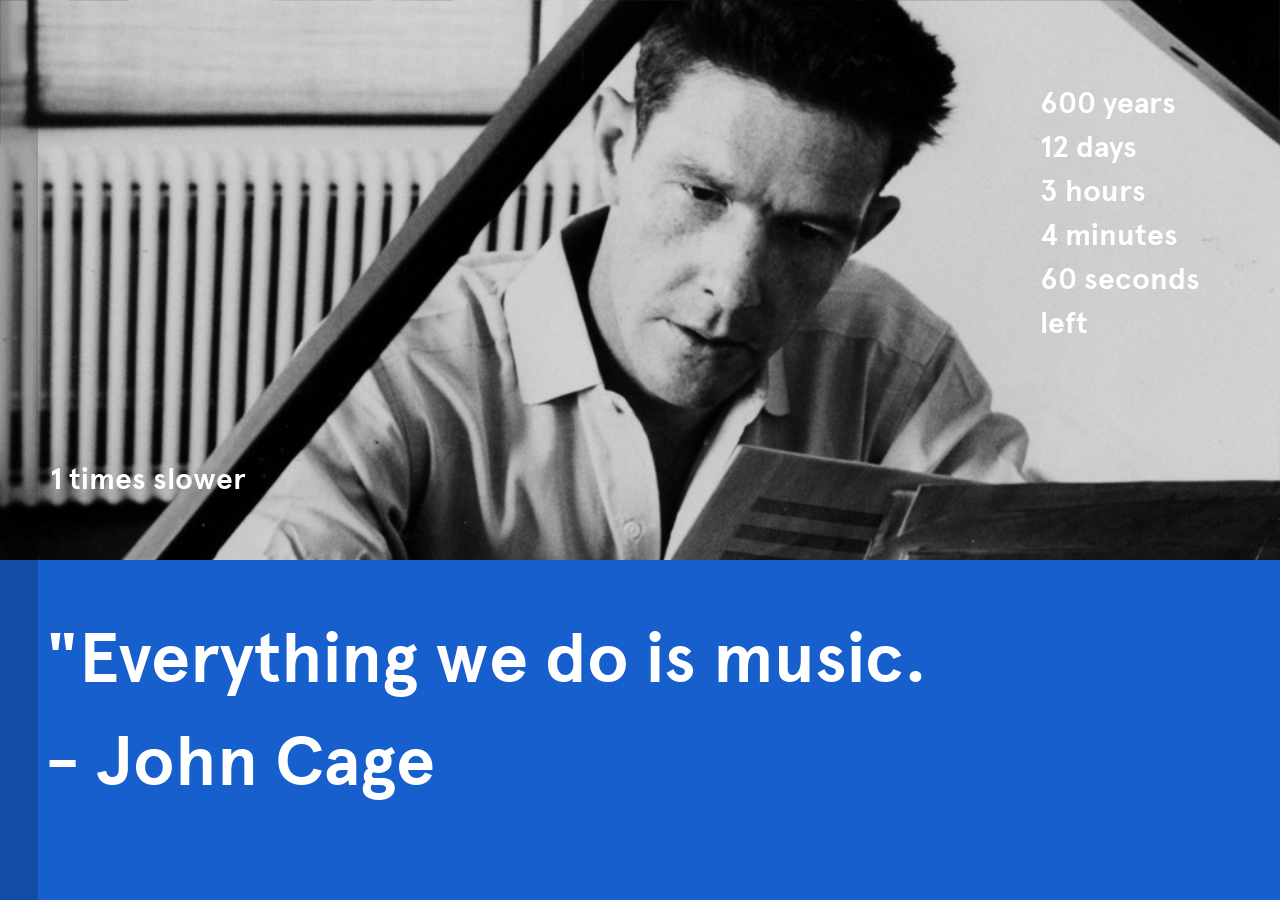
<file: index.html>
<!DOCTYPE html PUBLIC "-//W3C//DTD XHTML 1.0 Transitional//EN" "http://www.w3.org/TR/xhtml1/DTD/xhtml1-transitional.dtd">
<html xmlns = "http://www.w3.org/1999/xhtml">
<head>
  <!--Midi-->
  <script src="./aslsp-midi.json" type="text/javascript"></script> 
  <!--Midi.js-->
  <script src="./js/MIDI/audioDetect.js" type="text/javascript"></script>
  <script src="./js/MIDI/loadPlugin.js" type="text/javascript"></script>
  <script src="./js/MIDI/Plugin.js" type="text/javascript"></script>
  <script src="./js/MIDI/Player.js" type="text/javascript"></script>
  <script src="./js/Window/DOMLoader.XMLHttp.js" type="text/javascript"></script>
  <script src="./js/Window/DOMLoader.script.js" type="text/javascript"></script>
  <!-- base64 packages -->
  <script src="./inc/Polyfill/Base64.js" type="text/javascript"></script>
  <script src="./inc/base64binary.js" type="text/javascript"></script>
  <!--jQuery for Spark.js-->
  <script src="http://cdnjs.cloudflare.com/ajax/libs/jquery/1.9.0/jquery.min.js"></script>
  <script>!window.jQuery && document.write(unescape('%3Cscript src="js/libs/jquery-1.4.2.js"%3E%3C/script%3E'))</script>

  <!--Custom-->
  <script src="./asap.js" type="text/javascript"></script>
  <script src="./events.js" type="text/javascript"></script>
  <script src="./asap-sound.js" type="text/javascript"></script>
  <link rel="stylesheet" href="font/stylesheet.css" type="text/css" charset="utf-8" />
  <link rel="stylesheet" href="css/stylesheet.css" type="text/css" charset="utf-8" />
  <style type="text/css">
    body{
      font-family: 'apercu_probold';
    }
  </style>
</head>
<body>
  <div class="timeslider"><input id="rangeslider" value="1" type="range"/></div>
  <div class="timeleft">
    600 years</br>
    12 days</br>
    3 hours</br>
    4 minutes</br>
    60 seconds</br>
    left
  </div>
  <div class="timeborder"></div>
  <div class="cagequote">"Everything we do is music.</br>- John Cage</div>
  <div class="timesslower"><span>1</span> times slower</div>
</body>
</html>
</file>
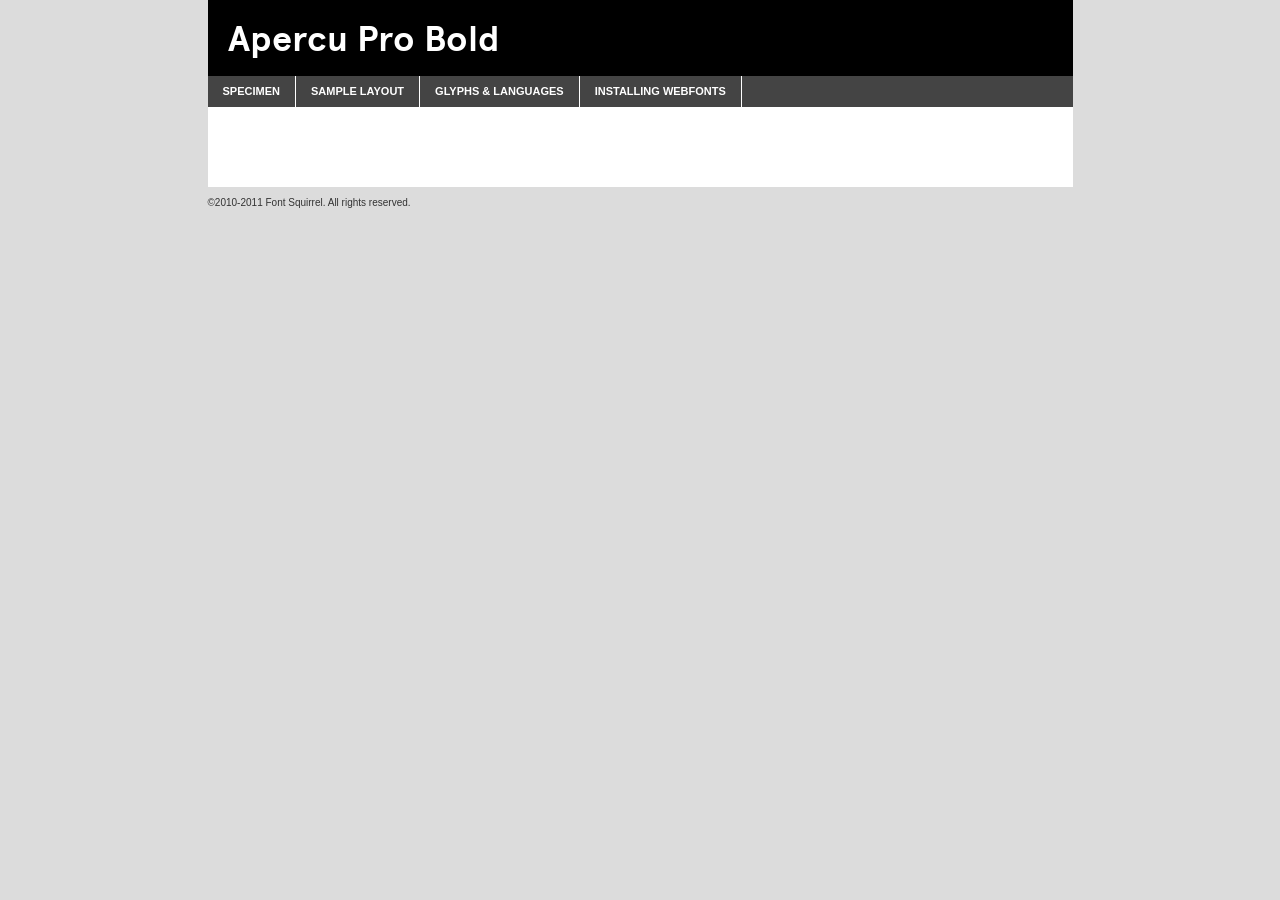
<file: font/apercupro-bold-demo.html>
<!DOCTYPE html PUBLIC "-//W3C//DTD XHTML 1.0 Transitional//EN"
	"http://www.w3.org/TR/xhtml1/DTD/xhtml1-transitional.dtd">

<html xmlns="http://www.w3.org/1999/xhtml" xml:lang="en" lang="en">
<head>
	<meta http-equiv="Content-Type" content="text/html; charset=utf-8" />
	<script src="http://ajax.googleapis.com/ajax/libs/jquery/1.7.2/jquery.min.js" type="text/javascript" charset="utf-8"></script>
	<script src="specimen_files/easytabs.js" type="text/javascript" charset="utf-8"></script>
	<link rel="stylesheet" href="specimen_files/specimen_stylesheet.css" type="text/css" charset="utf-8" />
	<link rel="stylesheet" href="stylesheet.css" type="text/css" charset="utf-8" />

	<style type="text/css">
					body{
				font-family: 'apercu_probold';
							}
		</style>

	<title>Apercu Pro Bold Specimen</title>
	
	
	<script type="text/javascript" charset="utf-8">
		$(document).ready(function() {
			$('#container').easyTabs({defaultContent:1});
		});
	</script>
</head>

<body>
<div id="container">
	<div id="header">
		Apercu Pro Bold	</div>
	<ul class="tabs">
		<li><a href="#specimen">Specimen</a></li>
		<li><a href="#layout">Sample Layout</a></li>
				<li><a href="#glyphs">Glyphs &amp; Languages</a></li>
		<li><a href="#installing">Installing Webfonts</a></li>
		
	</ul>
	
	<div id="main_content">

		
			<div id="specimen">
		
				<div class="section">
					<div class="grid12 firstcol">
						<div class="huge">AaBb</div>
					</div>
				</div>
		
				<div class="section">
					<div class="glyph_range">A&#x200B;B&#x200b;C&#x200b;D&#x200b;E&#x200b;F&#x200b;G&#x200b;H&#x200b;I&#x200b;J&#x200b;K&#x200b;L&#x200b;M&#x200b;N&#x200b;O&#x200b;P&#x200b;Q&#x200b;R&#x200b;S&#x200b;T&#x200b;U&#x200b;V&#x200b;W&#x200b;X&#x200b;Y&#x200b;Z&#x200b;a&#x200b;b&#x200b;c&#x200b;d&#x200b;e&#x200b;f&#x200b;g&#x200b;h&#x200b;i&#x200b;j&#x200b;k&#x200b;l&#x200b;m&#x200b;n&#x200b;o&#x200b;p&#x200b;q&#x200b;r&#x200b;s&#x200b;t&#x200b;u&#x200b;v&#x200b;w&#x200b;x&#x200b;y&#x200b;z&#x200b;1&#x200b;2&#x200b;3&#x200b;4&#x200b;5&#x200b;6&#x200b;7&#x200b;8&#x200b;9&#x200b;0&#x200b;&amp;&#x200b;.&#x200b;,&#x200b;?&#x200b;!&#x200b;&#64;&#x200b;(&#x200b;)&#x200b;#&#x200b;$&#x200b;%&#x200b;*&#x200b;+&#x200b;-&#x200b;=&#x200b;:&#x200b;;</div>
				</div>
				<div class="section">
					<div class="grid12 firstcol">
						<table class="sample_table">
							<tr><td>10</td><td class="size10">abcdefghijklmnopqrstuvwxyzABCDEFGHIJKLMNOPQRSTUVWXYZ0123456789abcdefghijklmnopqrstuvwxyzABCDEFGHIJKLMNOPQRSTUVWXYZ0123456789abcdefghijklmnopqrstuvwxyzABCDEFGHIJKLMNOPQRSTUVWXYZ</td></tr>
							<tr><td>11</td><td class="size11">abcdefghijklmnopqrstuvwxyzABCDEFGHIJKLMNOPQRSTUVWXYZ0123456789abcdefghijklmnopqrstuvwxyzABCDEFGHIJKLMNOPQRSTUVWXYZ0123456789abcdefghijklmnopqrstuvwxyzABCDEFGHIJKLMNOPQRSTUVWXYZ</td></tr>
							<tr><td>12</td><td class="size12">abcdefghijklmnopqrstuvwxyzABCDEFGHIJKLMNOPQRSTUVWXYZ0123456789abcdefghijklmnopqrstuvwxyzABCDEFGHIJKLMNOPQRSTUVWXYZ0123456789abcdefghijklmnopqrstuvwxyzABCDEFGHIJKLMNOPQRSTUVWXYZ</td></tr>
							<tr><td>13</td><td class="size13">abcdefghijklmnopqrstuvwxyzABCDEFGHIJKLMNOPQRSTUVWXYZ0123456789abcdefghijklmnopqrstuvwxyzABCDEFGHIJKLMNOPQRSTUVWXYZ0123456789abcdefghijklmnopqrstuvwxyzABCDEFGHIJKLMNOPQRSTUVWXYZ</td></tr>
							<tr><td>14</td><td class="size14">abcdefghijklmnopqrstuvwxyzABCDEFGHIJKLMNOPQRSTUVWXYZ0123456789abcdefghijklmnopqrstuvwxyzABCDEFGHIJKLMNOPQRSTUVWXYZ0123456789abcdefghijklmnopqrstuvwxyzABCDEFGHIJKLMNOPQRSTUVWXYZ</td></tr>
							<tr><td>16</td><td class="size16">abcdefghijklmnopqrstuvwxyzABCDEFGHIJKLMNOPQRSTUVWXYZ0123456789abcdefghijklmnopqrstuvwxyzABCDEFGHIJKLMNOPQRSTUVWXYZ</td></tr>
							<tr><td>18</td><td class="size18">abcdefghijklmnopqrstuvwxyzABCDEFGHIJKLMNOPQRSTUVWXYZ0123456789abcdefghijklmnopqrstuvwxyzABCDEFGHIJKLMNOPQRSTUVWXYZ</td></tr>
							<tr><td>20</td><td class="size20">abcdefghijklmnopqrstuvwxyzABCDEFGHIJKLMNOPQRSTUVWXYZ0123456789abcdefghijklmnopqrstuvwxyzABCDEFGHIJKLMNOPQRSTUVWXYZ</td></tr>
							<tr><td>24</td><td class="size24">abcdefghijklmnopqrstuvwxyzABCDEFGHIJKLMNOPQRSTUVWXYZ0123456789abcdefghijklmnopqrstuvwxyzABCDEFGHIJKLMNOPQRSTUVWXYZ</td></tr>
							<tr><td>30</td><td class="size30">abcdefghijklmnopqrstuvwxyzABCDEFGHIJKLMNOPQRSTUVWXYZ0123456789abcdefghijklmnopqrstuvwxyzABCDEFGHIJKLMNOPQRSTUVWXYZ</td></tr>
							<tr><td>36</td><td class="size36">abcdefghijklmnopqrstuvwxyzABCDEFGHIJKLMNOPQRSTUVWXYZ0123456789abcdefghijklmnopqrstuvwxyzABCDEFGHIJKLMNOPQRSTUVWXYZ</td></tr>
							<tr><td>48</td><td class="size48">abcdefghijklmnopqrstuvwxyzABCDEFGHIJKLMNOPQRSTUVWXYZ0123456789abcdefghijklmnopqrstuvwxyzABCDEFGHIJKLMNOPQRSTUVWXYZ</td></tr>
							<tr><td>60</td><td class="size60">abcdefghijklmnopqrstuvwxyzABCDEFGHIJKLMNOPQRSTUVWXYZ0123456789abcdefghijklmnopqrstuvwxyzABCDEFGHIJKLMNOPQRSTUVWXYZ</td></tr>
							<tr><td>72</td><td class="size72">abcdefghijklmnopqrstuvwxyzABCDEFGHIJKLMNOPQRSTUVWXYZ0123456789abcdefghijklmnopqrstuvwxyzABCDEFGHIJKLMNOPQRSTUVWXYZ</td></tr>
							<tr><td>90</td><td class="size90">abcdefghijklmnopqrstuvwxyzABCDEFGHIJKLMNOPQRSTUVWXYZ0123456789abcdefghijklmnopqrstuvwxyzABCDEFGHIJKLMNOPQRSTUVWXYZ</td></tr>
						</table>
				
					</div>
			
				</div>
		
		
		
								<div class="section" id="bodycomparison">


										<div id="xheight">
				<div class="fontbody">&#xE000;&#xE000;&#xE000;&#xE000;&#xE000;&#xE000;&#xE000;&#xE000;&#xE000;&#xE000;&#xE000;&#xE000;&#xE000;&#xE000;&#xE000;&#xE000;&#xE000;&#xE000;&#xE000;&#xE000;&#xE000;&#xE000;&#xE000;&#xE000;&#xE000;&#xE000;&#xE000;&#xE000;&#xE000;&#xE000;&#xE000;&#xE000;&#xE000;&#xE000;&#xE000;&#xE000;&#xE000;&#xE000;&#xE000;&#xE000;&#xE000;&#xE000;&#xE000;&#xE000;&#xE000;&#xE000;&#xE000;&#xE000;&#xE000;&#xE000;&#xE000;&#xE000;&#xE000;&#xE000;&#xE000;&#xE000;&#xE000;&#xE000;&#xE000;&#xE000;&#xE000;&#xE000;&#xE000;&#xE000;&#xE000;&#xE000;&#xE000;&#xE000;&#xE000;&#xE000;&#xE000;&#xE000;&#xE000;&#xE000;&#xE000;&#xE000;&#xE000;&#xE000;&#xE000;&#xE000;&#xE000;&#xE000;&#xE000;&#xE000;&#xE000;&#xE000;&#xE000;&#xE000;&#xE000;&#xE000;&#xE000;&#xE000;&#xE000;&#xE000;&#xE000;&#xE000;&#xE000;&#xE000;&#xE000;body</div><div class="arialbody">body</div><div class="verdanabody">body</div><div class="georgiabody">body</div></div>
										<div class="fontbody" style="z-index:1">
											body<span>Apercu Pro Bold</span>
										</div>
										<div class="arialbody" style="z-index:1">
											body<span>Arial</span>
										</div>
										<div class="verdanabody" style="z-index:1">
											body<span>Verdana</span>
										</div>
										<div class="georgiabody" style="z-index:1">
											body<span>Georgia</span>
										</div>



								</div>
		
		
				<div class="section psample psample_row1" id="">
					
					<div class="grid2 firstcol">
						<p class="size10"><span>10.</span>Aenean lacinia bibendum nulla sed consectetur. Fusce dapibus, tellus ac cursus commodo, tortor mauris condimentum nibh, ut fermentum massa justo sit amet risus. Nullam id dolor id nibh ultricies vehicula ut id elit. Cum sociis natoque penatibus et magnis dis parturient montes, nascetur ridiculus mus. Nulla vitae elit libero, a pharetra augue.</p>
			
					</div>
					<div class="grid3">
						<p class="size11"><span>11.</span>Aenean lacinia bibendum nulla sed consectetur. Fusce dapibus, tellus ac cursus commodo, tortor mauris condimentum nibh, ut fermentum massa justo sit amet risus. Nullam id dolor id nibh ultricies vehicula ut id elit. Cum sociis natoque penatibus et magnis dis parturient montes, nascetur ridiculus mus. Nulla vitae elit libero, a pharetra augue.</p>
			
					</div>
					<div class="grid3">
						<p class="size12"><span>12.</span>Aenean lacinia bibendum nulla sed consectetur. Fusce dapibus, tellus ac cursus commodo, tortor mauris condimentum nibh, ut fermentum massa justo sit amet risus. Nullam id dolor id nibh ultricies vehicula ut id elit. Cum sociis natoque penatibus et magnis dis parturient montes, nascetur ridiculus mus. Nulla vitae elit libero, a pharetra augue.</p>
			
					</div>
					<div class="grid4">
						<p class="size13"><span>13.</span>Aenean lacinia bibendum nulla sed consectetur. Fusce dapibus, tellus ac cursus commodo, tortor mauris condimentum nibh, ut fermentum massa justo sit amet risus. Nullam id dolor id nibh ultricies vehicula ut id elit. Cum sociis natoque penatibus et magnis dis parturient montes, nascetur ridiculus mus. Nulla vitae elit libero, a pharetra augue.</p>
			
					</div>
					<div class="white_blend"></div>
					
				</div>
				<div class="section psample psample_row2" id="">
					<div class="grid3 firstcol">
						<p class="size14"><span>14.</span>Aenean lacinia bibendum nulla sed consectetur. Fusce dapibus, tellus ac cursus commodo, tortor mauris condimentum nibh, ut fermentum massa justo sit amet risus. Nullam id dolor id nibh ultricies vehicula ut id elit. Cum sociis natoque penatibus et magnis dis parturient montes, nascetur ridiculus mus. Nulla vitae elit libero, a pharetra augue.</p>
			
					</div>
					<div class="grid4">
						<p class="size16"><span>16.</span>Aenean lacinia bibendum nulla sed consectetur. Fusce dapibus, tellus ac cursus commodo, tortor mauris condimentum nibh, ut fermentum massa justo sit amet risus. Nullam id dolor id nibh ultricies vehicula ut id elit. Cum sociis natoque penatibus et magnis dis parturient montes, nascetur ridiculus mus. Nulla vitae elit libero, a pharetra augue.</p>
			
					</div>
					<div class="grid5">
						<p class="size18"><span>18.</span>Aenean lacinia bibendum nulla sed consectetur. Fusce dapibus, tellus ac cursus commodo, tortor mauris condimentum nibh, ut fermentum massa justo sit amet risus. Nullam id dolor id nibh ultricies vehicula ut id elit. Cum sociis natoque penatibus et magnis dis parturient montes, nascetur ridiculus mus. Nulla vitae elit libero, a pharetra augue.</p>
			
					</div>

					<div class="white_blend"></div>

				</div>
				
				<div class="section psample psample_row3" id="">
					<div class="grid5 firstcol">
						<p class="size20"><span>20.</span>Aenean lacinia bibendum nulla sed consectetur. Fusce dapibus, tellus ac cursus commodo, tortor mauris condimentum nibh, ut fermentum massa justo sit amet risus. Nullam id dolor id nibh ultricies vehicula ut id elit. Cum sociis natoque penatibus et magnis dis parturient montes, nascetur ridiculus mus. Nulla vitae elit libero, a pharetra augue.</p>
					</div>
					<div class="grid7">
						<p class="size24"><span>24.</span>Aenean lacinia bibendum nulla sed consectetur. Fusce dapibus, tellus ac cursus commodo, tortor mauris condimentum nibh, ut fermentum massa justo sit amet risus. Nullam id dolor id nibh ultricies vehicula ut id elit. Cum sociis natoque penatibus et magnis dis parturient montes, nascetur ridiculus mus. Nulla vitae elit libero, a pharetra augue.</p>
					</div>
					
					<div class="white_blend"></div>
					
				</div>
				
				<div class="section psample psample_row4" id="">
					<div class="grid12 firstcol">
						<p class="size30"><span>30.</span>Aenean lacinia bibendum nulla sed consectetur. Fusce dapibus, tellus ac cursus commodo, tortor mauris condimentum nibh, ut fermentum massa justo sit amet risus. Nullam id dolor id nibh ultricies vehicula ut id elit. Cum sociis natoque penatibus et magnis dis parturient montes, nascetur ridiculus mus. Nulla vitae elit libero, a pharetra augue.</p>
					</div>
					<div class="white_blend"></div>
					
				</div>
				
				
				
				<div class="section psample psample_row1 fullreverse">
					<div class="grid2 firstcol">
						<p class="size10"><span>10.</span>Aenean lacinia bibendum nulla sed consectetur. Fusce dapibus, tellus ac cursus commodo, tortor mauris condimentum nibh, ut fermentum massa justo sit amet risus. Nullam id dolor id nibh ultricies vehicula ut id elit. Cum sociis natoque penatibus et magnis dis parturient montes, nascetur ridiculus mus. Nulla vitae elit libero, a pharetra augue.</p>
			
					</div>
					<div class="grid3">
						<p class="size11"><span>11.</span>Aenean lacinia bibendum nulla sed consectetur. Fusce dapibus, tellus ac cursus commodo, tortor mauris condimentum nibh, ut fermentum massa justo sit amet risus. Nullam id dolor id nibh ultricies vehicula ut id elit. Cum sociis natoque penatibus et magnis dis parturient montes, nascetur ridiculus mus. Nulla vitae elit libero, a pharetra augue.</p>
			
					</div>
					<div class="grid3">
						<p class="size12"><span>12.</span>Aenean lacinia bibendum nulla sed consectetur. Fusce dapibus, tellus ac cursus commodo, tortor mauris condimentum nibh, ut fermentum massa justo sit amet risus. Nullam id dolor id nibh ultricies vehicula ut id elit. Cum sociis natoque penatibus et magnis dis parturient montes, nascetur ridiculus mus. Nulla vitae elit libero, a pharetra augue.</p>
			
					</div>
					<div class="grid4">
						<p class="size13"><span>13.</span>Aenean lacinia bibendum nulla sed consectetur. Fusce dapibus, tellus ac cursus commodo, tortor mauris condimentum nibh, ut fermentum massa justo sit amet risus. Nullam id dolor id nibh ultricies vehicula ut id elit. Cum sociis natoque penatibus et magnis dis parturient montes, nascetur ridiculus mus. Nulla vitae elit libero, a pharetra augue.</p>
			
					</div>
					<div class="black_blend"></div>
					
				</div>
				
				<div class="section psample psample_row2 fullreverse">
					<div class="grid3 firstcol">
						<p class="size14"><span>14.</span>Aenean lacinia bibendum nulla sed consectetur. Fusce dapibus, tellus ac cursus commodo, tortor mauris condimentum nibh, ut fermentum massa justo sit amet risus. Nullam id dolor id nibh ultricies vehicula ut id elit. Cum sociis natoque penatibus et magnis dis parturient montes, nascetur ridiculus mus. Nulla vitae elit libero, a pharetra augue.</p>
			
					</div>
					<div class="grid4">
						<p class="size16"><span>16.</span>Aenean lacinia bibendum nulla sed consectetur. Fusce dapibus, tellus ac cursus commodo, tortor mauris condimentum nibh, ut fermentum massa justo sit amet risus. Nullam id dolor id nibh ultricies vehicula ut id elit. Cum sociis natoque penatibus et magnis dis parturient montes, nascetur ridiculus mus. Nulla vitae elit libero, a pharetra augue.</p>
			
					</div>
					<div class="grid5">
						<p class="size18"><span>18.</span>Aenean lacinia bibendum nulla sed consectetur. Fusce dapibus, tellus ac cursus commodo, tortor mauris condimentum nibh, ut fermentum massa justo sit amet risus. Nullam id dolor id nibh ultricies vehicula ut id elit. Cum sociis natoque penatibus et magnis dis parturient montes, nascetur ridiculus mus. Nulla vitae elit libero, a pharetra augue.</p>
			
					</div>
					<div class="black_blend"></div>

				</div>
				
				<div class="section psample fullreverse psample_row3" id="">
					<div class="grid5 firstcol">
						<p class="size20"><span>20.</span>Aenean lacinia bibendum nulla sed consectetur. Fusce dapibus, tellus ac cursus commodo, tortor mauris condimentum nibh, ut fermentum massa justo sit amet risus. Nullam id dolor id nibh ultricies vehicula ut id elit. Cum sociis natoque penatibus et magnis dis parturient montes, nascetur ridiculus mus. Nulla vitae elit libero, a pharetra augue.</p>
					</div>
					<div class="grid7">
						<p class="size24"><span>24.</span>Aenean lacinia bibendum nulla sed consectetur. Fusce dapibus, tellus ac cursus commodo, tortor mauris condimentum nibh, ut fermentum massa justo sit amet risus. Nullam id dolor id nibh ultricies vehicula ut id elit. Cum sociis natoque penatibus et magnis dis parturient montes, nascetur ridiculus mus. Nulla vitae elit libero, a pharetra augue.</p>
					</div>
					
					<div class="black_blend"></div>
					
				</div>
				
				<div class="section psample fullreverse psample_row4" id="" style="border-bottom: 20px #000 solid;">
					<div class="grid12 firstcol">
						<p class="size30"><span>30.</span>Aenean lacinia bibendum nulla sed consectetur. Fusce dapibus, tellus ac cursus commodo, tortor mauris condimentum nibh, ut fermentum massa justo sit amet risus. Nullam id dolor id nibh ultricies vehicula ut id elit. Cum sociis natoque penatibus et magnis dis parturient montes, nascetur ridiculus mus. Nulla vitae elit libero, a pharetra augue.</p>
					</div>
					<div class="black_blend"></div>
					
				</div>
				
				
				
				
			</div>
			
			<div id="layout">
				
				<div class="section">
					
					<div class="grid12 firstcol">
						<h1>Lorem Ipsum Dolor</h1>
						<h2>Etiam porta sem malesuada magna mollis euismod</h2>
						
						<p class="byline">By <a href="#link">Aenean Lacinia</a></p>
					</div>
				</div>
				<div class="section">
					<div class="grid8 firstcol">
						<p class="large">Donec sed odio dui. Morbi leo risus, porta ac consectetur ac, vestibulum at eros. Fusce dapibus, tellus ac cursus commodo, tortor mauris condimentum nibh, ut fermentum massa justo sit amet risus. </p>

						
						<h3>Pellentesque ornare sem</h3>

						<p>Maecenas sed diam eget risus varius blandit sit amet non magna. Maecenas faucibus mollis interdum. Donec ullamcorper nulla non metus auctor fringilla. Nullam id dolor id nibh ultricies vehicula ut id elit. Nullam id dolor id nibh ultricies vehicula ut id elit. </p>

						<p>Aenean eu leo quam. Pellentesque ornare sem lacinia quam venenatis vestibulum. Lorem ipsum dolor sit amet, consectetur adipiscing elit. Cum sociis natoque penatibus et magnis dis parturient montes, nascetur ridiculus mus. </p>

						<p>Nulla vitae elit libero, a pharetra augue. Praesent commodo cursus magna, vel scelerisque nisl consectetur et. Aenean lacinia bibendum nulla sed consectetur. </p>

						<p>Nullam quis risus eget urna mollis ornare vel eu leo. Nullam quis risus eget urna mollis ornare vel eu leo. Maecenas sed diam eget risus varius blandit sit amet non magna. Donec ullamcorper nulla non metus auctor fringilla. </p>

						<h3>Cras mattis consectetur</h3>

						<p>Aenean eu leo quam. Pellentesque ornare sem lacinia quam venenatis vestibulum. Aenean lacinia bibendum nulla sed consectetur. Integer posuere erat a ante venenatis dapibus posuere velit aliquet. Cras mattis consectetur purus sit amet fermentum. </p>

						<p>Nullam id dolor id nibh ultricies vehicula ut id elit. Nullam quis risus eget urna mollis ornare vel eu leo. Cras mattis consectetur purus sit amet fermentum.</p>
					</div>
					
					<div class="grid4 sidebar">
						
						<div class="box reverse">
							<p class="last">Nullam quis risus eget urna mollis ornare vel eu leo. Donec ullamcorper nulla non metus auctor fringilla. Cras mattis consectetur purus sit amet fermentum. Sed posuere consectetur est at lobortis. Lorem ipsum dolor sit amet, consectetur adipiscing elit. </p>
						</div>
						
						<p class="caption">Maecenas sed diam eget risus varius.</p>

						<p>Vestibulum id ligula porta felis euismod semper. Integer posuere erat a ante venenatis dapibus posuere velit aliquet. Vestibulum id ligula porta felis euismod semper. Sed posuere consectetur est at lobortis. Maecenas sed diam eget risus varius blandit sit amet non magna. Fusce dapibus, tellus ac cursus commodo, tortor mauris condimentum nibh, ut fermentum massa justo sit amet risus. </p>

					

						<p>Duis mollis, est non commodo luctus, nisi erat porttitor ligula, eget lacinia odio sem nec elit. Aenean lacinia bibendum nulla sed consectetur. Vivamus sagittis lacus vel augue laoreet rutrum faucibus dolor auctor. Aenean lacinia bibendum nulla sed consectetur. Nullam quis risus eget urna mollis ornare vel eu leo. </p>

						<p>Praesent commodo cursus magna, vel scelerisque nisl consectetur et. Donec ullamcorper nulla non metus auctor fringilla. Maecenas faucibus mollis interdum. Fusce dapibus, tellus ac cursus commodo, tortor mauris condimentum nibh, ut fermentum massa justo sit amet risus. </p>

					</div>
				</div>
				
			</div>


			



		<div id="glyphs">
			<div class="section">
				<div class="grid12 firstcol">
			
				<h1>Language Support</h1>
				<p>The subset of Apercu Pro Bold in this kit supports the following languages:<br />
			
					Albanian, Danish, Dutch, English, Faroese, French, German, Icelandic, Italian, Malagasy, Norwegian, Spanish, Swedish				</p>
				<h1>Glyph Chart</h1>
				<p>The subset of Apercu Pro Bold in this kit includes all the glyphs listed below. Unicode entities are included above each glyph to help you insert individual characters into your layout.</p>
				<div id="glyph_chart">
			
																														 <div><p>&amp;#13;</p>&#13;</div>
																				 <div><p>&amp;#32;</p>&#32;</div>
																				 <div><p>&amp;#33;</p>&#33;</div>
																				 <div><p>&amp;#34;</p>&#34;</div>
																				 <div><p>&amp;#35;</p>&#35;</div>
																				 <div><p>&amp;#36;</p>&#36;</div>
																				 <div><p>&amp;#37;</p>&#37;</div>
																				 <div><p>&amp;#38;</p>&#38;</div>
																				 <div><p>&amp;#39;</p>&#39;</div>
																				 <div><p>&amp;#40;</p>&#40;</div>
																				 <div><p>&amp;#41;</p>&#41;</div>
																				 <div><p>&amp;#42;</p>&#42;</div>
																				 <div><p>&amp;#43;</p>&#43;</div>
																				 <div><p>&amp;#44;</p>&#44;</div>
																				 <div><p>&amp;#45;</p>&#45;</div>
																				 <div><p>&amp;#46;</p>&#46;</div>
																				 <div><p>&amp;#47;</p>&#47;</div>
																				 <div><p>&amp;#48;</p>&#48;</div>
																				 <div><p>&amp;#49;</p>&#49;</div>
																				 <div><p>&amp;#50;</p>&#50;</div>
																				 <div><p>&amp;#51;</p>&#51;</div>
																				 <div><p>&amp;#52;</p>&#52;</div>
																				 <div><p>&amp;#53;</p>&#53;</div>
																				 <div><p>&amp;#54;</p>&#54;</div>
																				 <div><p>&amp;#55;</p>&#55;</div>
																				 <div><p>&amp;#56;</p>&#56;</div>
																				 <div><p>&amp;#57;</p>&#57;</div>
																				 <div><p>&amp;#58;</p>&#58;</div>
																				 <div><p>&amp;#59;</p>&#59;</div>
																				 <div><p>&amp;#60;</p>&#60;</div>
																				 <div><p>&amp;#61;</p>&#61;</div>
																				 <div><p>&amp;#62;</p>&#62;</div>
																				 <div><p>&amp;#63;</p>&#63;</div>
																				 <div><p>&amp;#64;</p>&#64;</div>
																				 <div><p>&amp;#65;</p>&#65;</div>
																				 <div><p>&amp;#66;</p>&#66;</div>
																				 <div><p>&amp;#67;</p>&#67;</div>
																				 <div><p>&amp;#68;</p>&#68;</div>
																				 <div><p>&amp;#69;</p>&#69;</div>
																				 <div><p>&amp;#70;</p>&#70;</div>
																				 <div><p>&amp;#71;</p>&#71;</div>
																				 <div><p>&amp;#72;</p>&#72;</div>
																				 <div><p>&amp;#73;</p>&#73;</div>
																				 <div><p>&amp;#74;</p>&#74;</div>
																				 <div><p>&amp;#75;</p>&#75;</div>
																				 <div><p>&amp;#76;</p>&#76;</div>
																				 <div><p>&amp;#77;</p>&#77;</div>
																				 <div><p>&amp;#78;</p>&#78;</div>
																				 <div><p>&amp;#79;</p>&#79;</div>
																				 <div><p>&amp;#80;</p>&#80;</div>
																				 <div><p>&amp;#81;</p>&#81;</div>
																				 <div><p>&amp;#82;</p>&#82;</div>
																				 <div><p>&amp;#83;</p>&#83;</div>
																				 <div><p>&amp;#84;</p>&#84;</div>
																				 <div><p>&amp;#85;</p>&#85;</div>
																				 <div><p>&amp;#86;</p>&#86;</div>
																				 <div><p>&amp;#87;</p>&#87;</div>
																				 <div><p>&amp;#88;</p>&#88;</div>
																				 <div><p>&amp;#89;</p>&#89;</div>
																				 <div><p>&amp;#90;</p>&#90;</div>
																				 <div><p>&amp;#91;</p>&#91;</div>
																				 <div><p>&amp;#92;</p>&#92;</div>
																				 <div><p>&amp;#93;</p>&#93;</div>
																				 <div><p>&amp;#94;</p>&#94;</div>
																				 <div><p>&amp;#95;</p>&#95;</div>
																				 <div><p>&amp;#96;</p>&#96;</div>
																				 <div><p>&amp;#97;</p>&#97;</div>
																				 <div><p>&amp;#98;</p>&#98;</div>
																				 <div><p>&amp;#99;</p>&#99;</div>
																				 <div><p>&amp;#100;</p>&#100;</div>
																				 <div><p>&amp;#101;</p>&#101;</div>
																				 <div><p>&amp;#102;</p>&#102;</div>
																				 <div><p>&amp;#103;</p>&#103;</div>
																				 <div><p>&amp;#104;</p>&#104;</div>
																				 <div><p>&amp;#105;</p>&#105;</div>
																				 <div><p>&amp;#106;</p>&#106;</div>
																				 <div><p>&amp;#107;</p>&#107;</div>
																				 <div><p>&amp;#108;</p>&#108;</div>
																				 <div><p>&amp;#109;</p>&#109;</div>
																				 <div><p>&amp;#110;</p>&#110;</div>
																				 <div><p>&amp;#111;</p>&#111;</div>
																				 <div><p>&amp;#112;</p>&#112;</div>
																				 <div><p>&amp;#113;</p>&#113;</div>
																				 <div><p>&amp;#114;</p>&#114;</div>
																				 <div><p>&amp;#115;</p>&#115;</div>
																				 <div><p>&amp;#116;</p>&#116;</div>
																				 <div><p>&amp;#117;</p>&#117;</div>
																				 <div><p>&amp;#118;</p>&#118;</div>
																				 <div><p>&amp;#119;</p>&#119;</div>
																				 <div><p>&amp;#120;</p>&#120;</div>
																				 <div><p>&amp;#121;</p>&#121;</div>
																				 <div><p>&amp;#122;</p>&#122;</div>
																				 <div><p>&amp;#123;</p>&#123;</div>
																				 <div><p>&amp;#124;</p>&#124;</div>
																				 <div><p>&amp;#125;</p>&#125;</div>
																				 <div><p>&amp;#126;</p>&#126;</div>
																				 <div><p>&amp;#160;</p>&#160;</div>
																				 <div><p>&amp;#161;</p>&#161;</div>
																				 <div><p>&amp;#162;</p>&#162;</div>
																				 <div><p>&amp;#163;</p>&#163;</div>
																				 <div><p>&amp;#164;</p>&#164;</div>
																				 <div><p>&amp;#165;</p>&#165;</div>
																				 <div><p>&amp;#166;</p>&#166;</div>
																				 <div><p>&amp;#167;</p>&#167;</div>
																				 <div><p>&amp;#168;</p>&#168;</div>
																				 <div><p>&amp;#169;</p>&#169;</div>
																				 <div><p>&amp;#170;</p>&#170;</div>
																				 <div><p>&amp;#171;</p>&#171;</div>
																				 <div><p>&amp;#172;</p>&#172;</div>
																				 <div><p>&amp;#173;</p>&#173;</div>
																				 <div><p>&amp;#174;</p>&#174;</div>
																				 <div><p>&amp;#175;</p>&#175;</div>
																				 <div><p>&amp;#176;</p>&#176;</div>
																				 <div><p>&amp;#177;</p>&#177;</div>
																				 <div><p>&amp;#178;</p>&#178;</div>
																				 <div><p>&amp;#179;</p>&#179;</div>
																				 <div><p>&amp;#180;</p>&#180;</div>
																				 <div><p>&amp;#181;</p>&#181;</div>
																				 <div><p>&amp;#182;</p>&#182;</div>
																				 <div><p>&amp;#183;</p>&#183;</div>
																				 <div><p>&amp;#184;</p>&#184;</div>
																				 <div><p>&amp;#185;</p>&#185;</div>
																				 <div><p>&amp;#186;</p>&#186;</div>
																				 <div><p>&amp;#187;</p>&#187;</div>
																				 <div><p>&amp;#188;</p>&#188;</div>
																				 <div><p>&amp;#189;</p>&#189;</div>
																				 <div><p>&amp;#190;</p>&#190;</div>
																				 <div><p>&amp;#191;</p>&#191;</div>
																				 <div><p>&amp;#192;</p>&#192;</div>
																				 <div><p>&amp;#193;</p>&#193;</div>
																				 <div><p>&amp;#194;</p>&#194;</div>
																				 <div><p>&amp;#195;</p>&#195;</div>
																				 <div><p>&amp;#196;</p>&#196;</div>
																				 <div><p>&amp;#197;</p>&#197;</div>
																				 <div><p>&amp;#198;</p>&#198;</div>
																				 <div><p>&amp;#199;</p>&#199;</div>
																				 <div><p>&amp;#200;</p>&#200;</div>
																				 <div><p>&amp;#201;</p>&#201;</div>
																				 <div><p>&amp;#202;</p>&#202;</div>
																				 <div><p>&amp;#203;</p>&#203;</div>
																				 <div><p>&amp;#204;</p>&#204;</div>
																				 <div><p>&amp;#205;</p>&#205;</div>
																				 <div><p>&amp;#206;</p>&#206;</div>
																				 <div><p>&amp;#207;</p>&#207;</div>
																				 <div><p>&amp;#208;</p>&#208;</div>
																				 <div><p>&amp;#209;</p>&#209;</div>
																				 <div><p>&amp;#210;</p>&#210;</div>
																				 <div><p>&amp;#211;</p>&#211;</div>
																				 <div><p>&amp;#212;</p>&#212;</div>
																				 <div><p>&amp;#213;</p>&#213;</div>
																				 <div><p>&amp;#214;</p>&#214;</div>
																				 <div><p>&amp;#215;</p>&#215;</div>
																				 <div><p>&amp;#216;</p>&#216;</div>
																				 <div><p>&amp;#217;</p>&#217;</div>
																				 <div><p>&amp;#218;</p>&#218;</div>
																				 <div><p>&amp;#219;</p>&#219;</div>
																				 <div><p>&amp;#220;</p>&#220;</div>
																				 <div><p>&amp;#221;</p>&#221;</div>
																				 <div><p>&amp;#222;</p>&#222;</div>
																				 <div><p>&amp;#223;</p>&#223;</div>
																				 <div><p>&amp;#224;</p>&#224;</div>
																				 <div><p>&amp;#225;</p>&#225;</div>
																				 <div><p>&amp;#226;</p>&#226;</div>
																				 <div><p>&amp;#227;</p>&#227;</div>
																				 <div><p>&amp;#228;</p>&#228;</div>
																				 <div><p>&amp;#229;</p>&#229;</div>
																				 <div><p>&amp;#230;</p>&#230;</div>
																				 <div><p>&amp;#231;</p>&#231;</div>
																				 <div><p>&amp;#232;</p>&#232;</div>
																				 <div><p>&amp;#233;</p>&#233;</div>
																				 <div><p>&amp;#234;</p>&#234;</div>
																				 <div><p>&amp;#235;</p>&#235;</div>
																				 <div><p>&amp;#236;</p>&#236;</div>
																				 <div><p>&amp;#237;</p>&#237;</div>
																				 <div><p>&amp;#238;</p>&#238;</div>
																				 <div><p>&amp;#239;</p>&#239;</div>
																				 <div><p>&amp;#240;</p>&#240;</div>
																				 <div><p>&amp;#241;</p>&#241;</div>
																				 <div><p>&amp;#242;</p>&#242;</div>
																				 <div><p>&amp;#243;</p>&#243;</div>
																				 <div><p>&amp;#244;</p>&#244;</div>
																				 <div><p>&amp;#245;</p>&#245;</div>
																				 <div><p>&amp;#246;</p>&#246;</div>
																				 <div><p>&amp;#247;</p>&#247;</div>
																				 <div><p>&amp;#248;</p>&#248;</div>
																				 <div><p>&amp;#249;</p>&#249;</div>
																				 <div><p>&amp;#250;</p>&#250;</div>
																				 <div><p>&amp;#251;</p>&#251;</div>
																				 <div><p>&amp;#252;</p>&#252;</div>
																				 <div><p>&amp;#253;</p>&#253;</div>
																				 <div><p>&amp;#254;</p>&#254;</div>
																				 <div><p>&amp;#255;</p>&#255;</div>
																				 <div><p>&amp;#338;</p>&#338;</div>
																				 <div><p>&amp;#339;</p>&#339;</div>
																				 <div><p>&amp;#376;</p>&#376;</div>
																				 <div><p>&amp;#710;</p>&#710;</div>
																				 <div><p>&amp;#732;</p>&#732;</div>
																				 <div><p>&amp;#8192;</p>&#8192;</div>
																				 <div><p>&amp;#8193;</p>&#8193;</div>
																				 <div><p>&amp;#8194;</p>&#8194;</div>
																				 <div><p>&amp;#8195;</p>&#8195;</div>
																				 <div><p>&amp;#8196;</p>&#8196;</div>
																				 <div><p>&amp;#8197;</p>&#8197;</div>
																				 <div><p>&amp;#8198;</p>&#8198;</div>
																				 <div><p>&amp;#8199;</p>&#8199;</div>
																				 <div><p>&amp;#8200;</p>&#8200;</div>
																				 <div><p>&amp;#8201;</p>&#8201;</div>
																				 <div><p>&amp;#8202;</p>&#8202;</div>
																				 <div><p>&amp;#8208;</p>&#8208;</div>
																				 <div><p>&amp;#8209;</p>&#8209;</div>
																				 <div><p>&amp;#8210;</p>&#8210;</div>
																				 <div><p>&amp;#8211;</p>&#8211;</div>
																				 <div><p>&amp;#8212;</p>&#8212;</div>
																				 <div><p>&amp;#8216;</p>&#8216;</div>
																				 <div><p>&amp;#8217;</p>&#8217;</div>
																				 <div><p>&amp;#8218;</p>&#8218;</div>
																				 <div><p>&amp;#8220;</p>&#8220;</div>
																				 <div><p>&amp;#8221;</p>&#8221;</div>
																				 <div><p>&amp;#8222;</p>&#8222;</div>
																				 <div><p>&amp;#8226;</p>&#8226;</div>
																				 <div><p>&amp;#8230;</p>&#8230;</div>
																				 <div><p>&amp;#8239;</p>&#8239;</div>
																				 <div><p>&amp;#8249;</p>&#8249;</div>
																				 <div><p>&amp;#8250;</p>&#8250;</div>
																				 <div><p>&amp;#8287;</p>&#8287;</div>
																				 <div><p>&amp;#8364;</p>&#8364;</div>
																				 <div><p>&amp;#8482;</p>&#8482;</div>
																				 <div><p>&amp;#57344;</p>&#57344;</div>
																				 <div><p>&amp;#64257;</p>&#64257;</div>
																				 <div><p>&amp;#64258;</p>&#64258;</div>
																												</div>	
				</div>
		
		
			</div>
		</div>
		
		
		<div id="specs">
			
		</div>
	
		<div id="installing">
			<div class="section">
				<div class="grid7 firstcol">
					<h1>Installing Webfonts</h1>
					
					<p>Webfonts are supported by all major browser platforms but not all in the same way. There are currently four different font formats that must be included in order to target all browsers. This includes TTF, WOFF, EOT and SVG.</p>
					
					<h2>1. Upload your webfonts</h2>
					<p>You must upload your webfont kit to your website. They should be in or near the same directory as your CSS files.</p>
					
					<h2>2. Include the webfont stylesheet</h2>
					<p>A special CSS @font-face declaration helps the various browsers select the appropriate font it needs without causing you a bunch of headaches. Learn more about this syntax by reading the <a href="http://www.fontspring.com/blog/further-hardening-of-the-bulletproof-syntax">Fontspring blog post</a> about it. The code for it is as follows:</p>


<code>
@font-face{ 
	font-family: 'MyWebFont';
	src: url('WebFont.eot');
	src: url('WebFont.eot?#iefix') format('embedded-opentype'),
	     url('WebFont.woff') format('woff'),
	     url('WebFont.ttf') format('truetype'),
	     url('WebFont.svg#webfont') format('svg');
}
</code>

	<p>We've already gone ahead and generated the code for you. All you have to do is link to the stylesheet in your HTML, like this:</p>
	<code>&lt;link rel=&quot;stylesheet&quot; href=&quot;stylesheet.css&quot; type=&quot;text/css&quot; charset=&quot;utf-8&quot; /&gt;</code>

					<h2>3. Modify your own stylesheet</h2>
					<p>To take advantage of your new fonts, you must tell your stylesheet to use them. Look at the original @font-face declaration above and find the property called "font-family." The name linked there will be what you use to reference the font. Prepend that webfont name to the font stack in the "font-family" property, inside the selector you want to change. For example:</p>
<code>p { font-family: 'WebFont', Arial, sans-serif; }</code>

<h2>4. Test</h2>
<p>Getting webfonts to work cross-browser <em>can</em> be tricky. Use the information in the sidebar to help you if you find that fonts aren't loading in a particular browser.</p>
				</div>
				
				<div class="grid5 sidebar">
					<div class="box">
						<h2>Troubleshooting<br />Font-Face Problems</h2>
						<p>Having trouble getting your webfonts to load in your new website? Here are some tips to sort out what might be the problem.</p>

						<h3>Fonts not showing in any browser</h3>

						<p>This sounds like you need to work on the plumbing. You either did not upload the fonts to the correct directory, or you did not link the fonts properly in the CSS. If you've confirmed that all this is correct and you still have a problem, take a look at your .htaccess file and see if requests are getting intercepted.</p>

						<h3>Fonts not loading in iPhone or iPad</h3>

						<p>The most common problem here is that you are serving the fonts from an IIS server. IIS refuses to serve files that have unknown MIME types. If that is the case, you must set the MIME type for SVG to "image/svg+xml" in the server settings. Follow these instructions from Microsoft if you need help.</p>

						<h3>Fonts not loading in Firefox</h3>

						<p>The primary reason for this failure? You are still using a version Firefox older than 3.5. So upgrade already! If that isn't it, then you are very likely serving fonts from a different domain. Firefox requires that all font assets be served from the same domain. Lastly it is possible that you need to add WOFF to your list of MIME types (if you are serving via IIS.)</p>

						<h3>Fonts not loading in IE</h3>

						<p>Are you looking at Internet Explorer on an actual Windows machine or are you cheating by using a service like Adobe BrowserLab? Many of these screenshot services do not render @font-face for IE. Best to test it on a real machine.</p>

						<h3>Fonts not loading in IE9</h3>

						<p>IE9, like Firefox, requires that fonts be served from the same domain as the website. Make sure that is the case.</p>
					</div>
				</div>
			</div>
			
		</div>
	
	</div>
	<div id="footer">
		<p>&copy;2010-2011 Font Squirrel. All rights reserved.</p>
	</div>
</div>
</body>
</html>
</file>
<file: font/stylesheet.css>
/* Generated by Font Squirrel (http://www.fontsquirrel.com) on January 20, 2013 */



@font-face {
    font-family: 'apercu_probold';
    src: url('apercupro-bold-webfont.eot');
    src: url('apercupro-bold-webfont.eot?#iefix') format('embedded-opentype'),
         url('apercupro-bold-webfont.woff') format('woff'),
         url('apercupro-bold-webfont.ttf') format('truetype'),
         url('apercupro-bold-webfont.svg#apercu_probold') format('svg');
    font-weight: normal;
    font-style: normal;

}
</file>
<file: css/stylesheet.css>
body {
  background-size:  100%;
  background-image: url("../images/Cage_Piano_1000.jpg");
  overflow: hidden;
  color: #fff;
}
body,div,p{
  padding:0;
  margin:0;
}

.timeslider{
  display:          none;
}

.cagequote{
  position: absolute;
  width: 100%;
  background: #175fcd;
  height: 250px;
  bottom:0;
  font-size: 70px;
  padding: 45px
}

.timeborder{
  position: absolute;
  height: 100%;
  width: 3%;
  background: rgba(0,0,0,0.2);
  z-index: 30;
}

.timeleft{
  position: absolute;
  right:0;
  font-size: 30px;
  padding: 80px;
}

.timesslower{
  font-size: 30px;
  position: absolute;
  bottom: 350px;
  padding: 50px;
}
</file>
<file: font/specimen_files/specimen_stylesheet.css>
@import url('grid_12-825-55-15.css');

/*  
	CSS Reset by Eric Meyer - Released under Public Domain
    http://meyerweb.com/eric/tools/css/reset/
*/
html, body, div, span, applet, object, iframe,
h1, h2, h3, h4, h5, h6, p, blockquote, pre,
a, abbr, acronym, address, big, cite, code,
del, dfn, em, font, img, ins, kbd, q, s, samp,
small, strike, strong, sub, sup, tt, var,
b, u, i, center, dl, dt, dd, ol, ul, li,
fieldset, form, label, legend, table, 
caption, tbody, tfoot, thead, tr, th, td 
                  {margin: 0;padding: 0;border: 0;outline: 0;
                  font-size: 100%;vertical-align: baseline;
                  background: transparent;}
body              {line-height: 1;}
ol, ul            {list-style: none;}
blockquote, q     {quotes: none;}
blockquote:before, blockquote:after,
q:before, q:after {content: '';	content: none;}
:focus            {outline: 0;}
ins               {text-decoration: none;}
del               {text-decoration: line-through;}
table             {border-collapse: collapse;border-spacing: 0;}




body {
	color: #000;
	background-color: #dcdcdc;
}

a {
	text-decoration: none;
	color: #1883ba;
}

h1{
	font-size: 32px;
	font-weight: normal;
	font-style: normal;
	margin-bottom: 18px;
}

h2{
	font-size: 18px;
}

#container {
	width: 865px;
	margin: 0px auto;
}


#header {
	padding: 20px;
	font-size: 36px;
	background-color: #000;
	color: #fff;
}

#header span {
	color: #666;
}
#main_content {
	background-color: #fff;
	padding: 60px 20px 20px;
}


#footer p {
	margin: 0;
	padding-top: 10px;
	padding-bottom: 50px;
	color: #333;
	font: 10px Arial, sans-serif;
}

.tabs {
	width: 100%;
	height: 31px;
	background-color: #444;
}
.tabs li {
	float:  left;
	margin: 0;
	overflow: hidden;
	background-color: #444;
}
.tabs li a {
	display: block;
	color: #fff;
	text-decoration: none;
	font: bold 11px/11px 'Arial';
	text-transform: uppercase;
	padding: 10px 15px;
	border-right: 1px solid #fff;
}

.tabs li a:hover {
		background-color: #00b3ff;

}

.tabs li.active a {
	color:  #000;
	background-color: #fff;
}



div.huge {
	
	font-size: 300px;
	line-height: 1em;
	padding: 0;
	letter-spacing: -.02em;
	overflow: hidden;
}
div.glyph_range {
	font-size: 72px;
	line-height: 1.1em;
}

.size10{ font-size: 10px; }
.size11{ font-size: 11px; }
.size12{ font-size: 12px; }
.size13{ font-size: 13px; }
.size14{ font-size: 14px; }
.size16{ font-size: 16px; }
.size18{ font-size: 18px; }
.size20{ font-size: 20px; }
.size24{ font-size: 24px; }
.size30{ font-size: 30px; }
.size36{ font-size: 36px; }
.size48{ font-size: 48px; }
.size60{ font-size: 60px; }
.size72{ font-size: 72px; }
.size90{ font-size: 90px; }


.psample_row1 {	height: 120px;}
.psample_row1 {	height: 120px;}
.psample_row2 {	height: 160px;}
.psample_row3 {	height: 160px;}
.psample_row4 {	height: 160px;}

.psample {
	overflow: hidden;
	position: relative;
}
.psample p {
	line-height: 1.3em;
	display: block;
	overflow: hidden;
	margin: 0;
}

.psample span {
	margin-right: .5em;
}

.white_blend {
	width: 100%;
	height: 61px;
	background-image: url([data-uri]);
	position: absolute;
	bottom: 0;
}
.black_blend {
	width: 100%;
	height: 61px;
	background-image: url([data-uri]);
	position: absolute;
	bottom: 0;
}
.fullreverse {
	background:  #000 !important;
	color:  #fff !important;
	margin-left: -20px;
	padding-left: 20px;
	margin-right: -20px;
	padding-right: 20px;
	padding: 20px;
	margin-bottom:0;
}


.sample_table td {
	padding-top: 3px;
	padding-bottom:5px;
	padding-left: 5px;
	vertical-align: middle;
	line-height: 1.2em;
}

.sample_table td:first-child {
	background-color: #eee;
	text-align: right;
	padding-right: 5px;
	padding-left: 0;
	padding: 5px;
	font: 11px/12px "Courier New", Courier, mono;
}

code {
	white-space: pre;
	background-color: #eee;
	display: block;
	padding: 10px;
	margin-bottom: 18px;
	overflow: auto;
}


.bottom,.last 	{margin-bottom:0 !important; padding-bottom:0 !important;}

.box  { 
  padding: 18px; 
  margin-bottom: 18px; 
  background: #eee; 
}

.reverse,.reversed { background:  #000 !important;color:  #fff !important; border: none !important;}

#bodycomparison {
	position: relative;
	overflow: hidden;
	font-size: 72px;
	height: 90px;
	white-space: nowrap;
}

#bodycomparison div{
	font-size: 72px;
	line-height: 90px;
	display: inline;
	margin: 0 15px 0 0;
	padding: 0;
}

#bodycomparison div span{
	font: 10px Arial;
	position: absolute;
	left: 0;
}
#xheight {
	float: none;
	position: absolute;
	color: #d9f3ff;
	font-size: 72px;
	line-height: 90px;
}

.fontbody {
 position: relative;
}
.arialbody{
	font-family: Arial;
	position: relative;
}
.verdanabody{
	font-family: Verdana;
	position: relative;
}
.georgiabody{
	font-family: Georgia;
	position: relative;
}

/* @group Layout page
 */

#layout h1 {
	font-size: 36px;
	line-height: 42px;
	font-weight: normal;
	font-style: normal;
}

#layout h2 {
	font-size: 24px;
	line-height: 23px;
	font-weight: normal;
	font-style: normal;
}

#layout h3 {
	font-size: 22px;
	line-height: 1.4em;
	margin-top: 1em;
	font-weight: normal;
	font-style: normal;
}


#layout p.byline {
	font-size: 12px;
	margin-top: 18px;
	line-height: 12px;
	margin-bottom: 0;
}
#layout p {
	font-size: 14px;
	line-height: 21px;
	margin-bottom: .5em;
}

#layout p.large{
	font-size: 18px;
	line-height: 26px;
}

#layout .sidebar p{
	font-size: 12px;
	line-height: 1.4em;
}

#layout p.caption {
	font-size: 10px;
	margin-top: -16px;
	margin-bottom: 18px;
}

/* @end */

/* @group Glyphs */

#glyph_chart div{
	background-color: #d9f3ff;
	color: black;
	float: left;
	font-size: 36px;
	height: 1.2em;
	line-height: 1.2em;
	margin-bottom: 1px;
	margin-right: 1px;
	text-align: center;
	width: 1.2em;
	position: relative;
	padding: .6em .2em .2em;
}

#glyph_chart div p {
	position: absolute;
	left: 0;
	top: 0;
	display: block;
	text-align: center;
	font: bold 9px Arial, sans-serif;
	background-color: #3a768f;
	width: 100%;
	color: #fff;
	padding: 2px 0;
}


#glyphs h1 {
	font-family: Arial, sans-serif;
}
/* @end */

/* @group Installing */

#installing {
	font: 13px Arial, sans-serif;
}

#installing p,
#glyphs p{
	line-height: 1.2em;
	margin-bottom: 18px;
	font: 13px Arial, sans-serif;
}



#installing h3{
	font-size: 15px;
	margin-top: 18px;
}

/* @end */

#rendering h1 {
	font-family: Arial, sans-serif;
}
.render_table td {
	font: 11px "Courier New", Courier, mono;
	vertical-align: middle;
}
</file>
